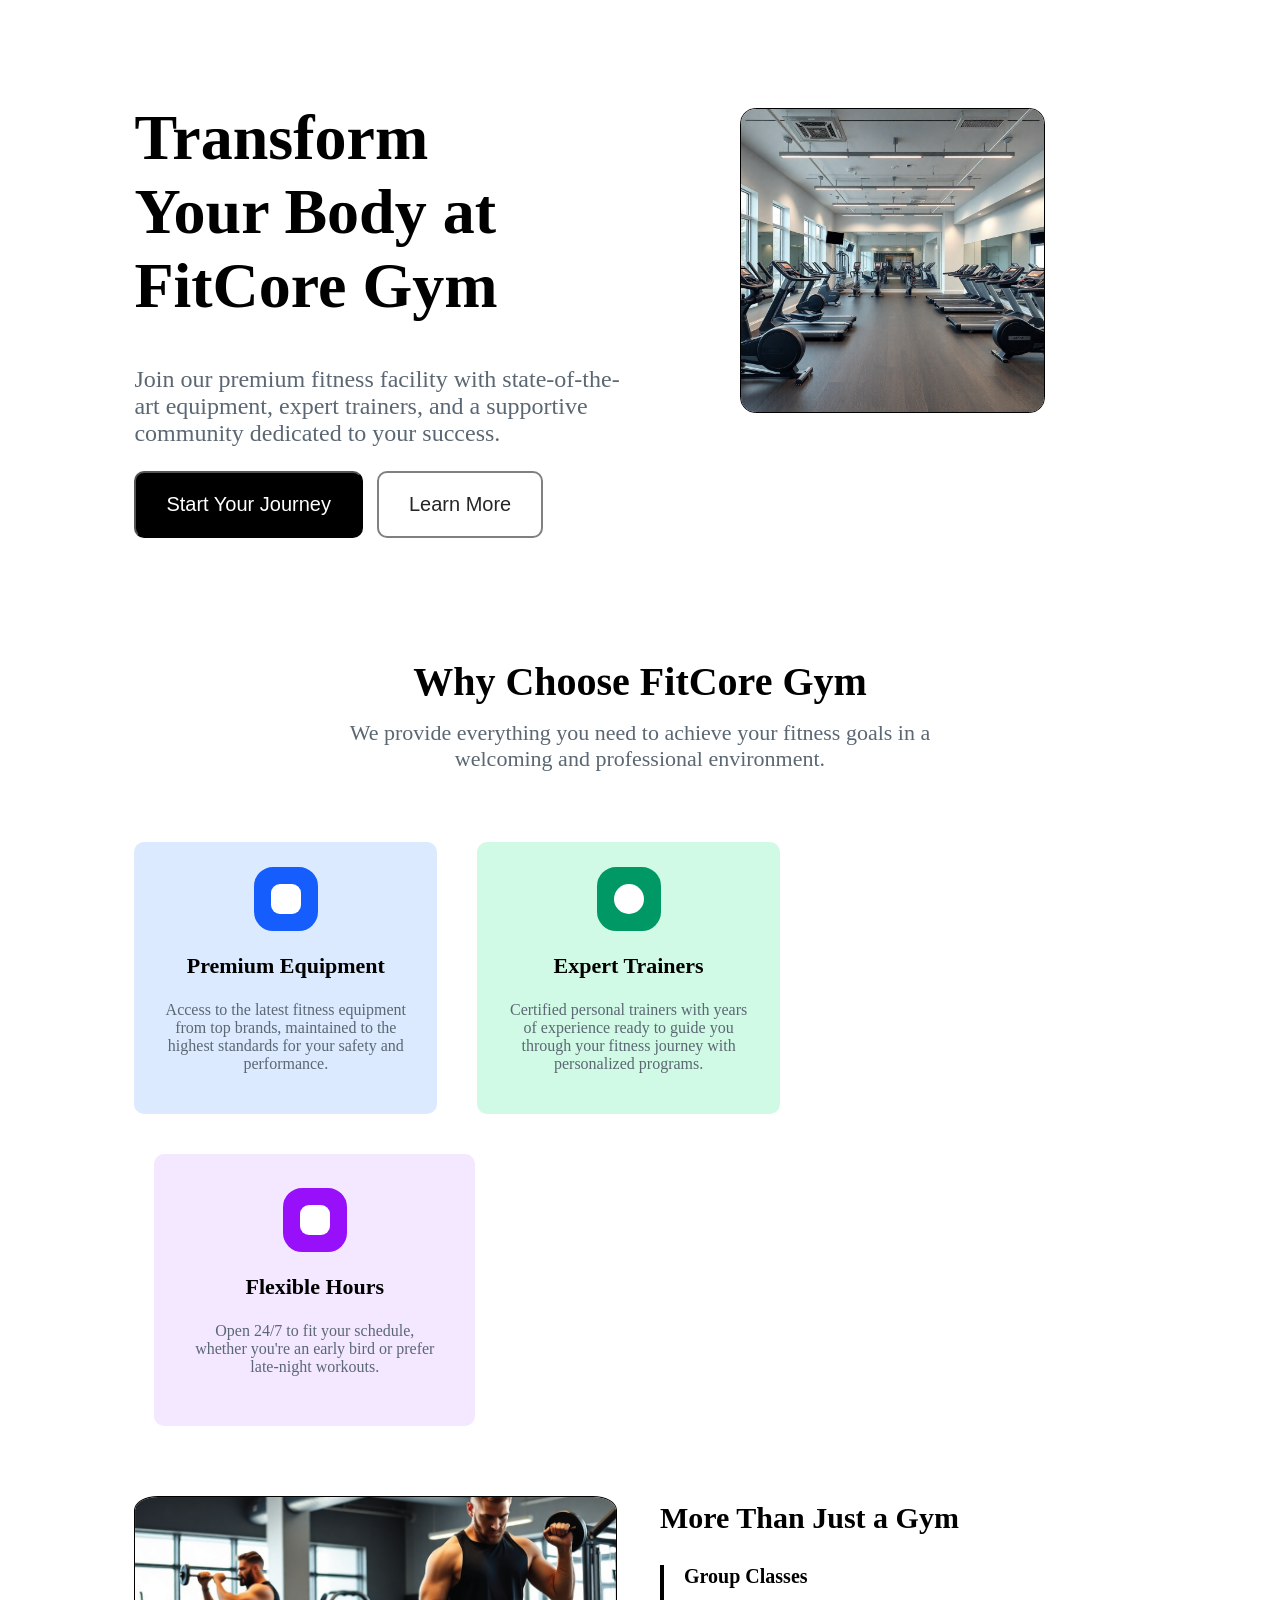
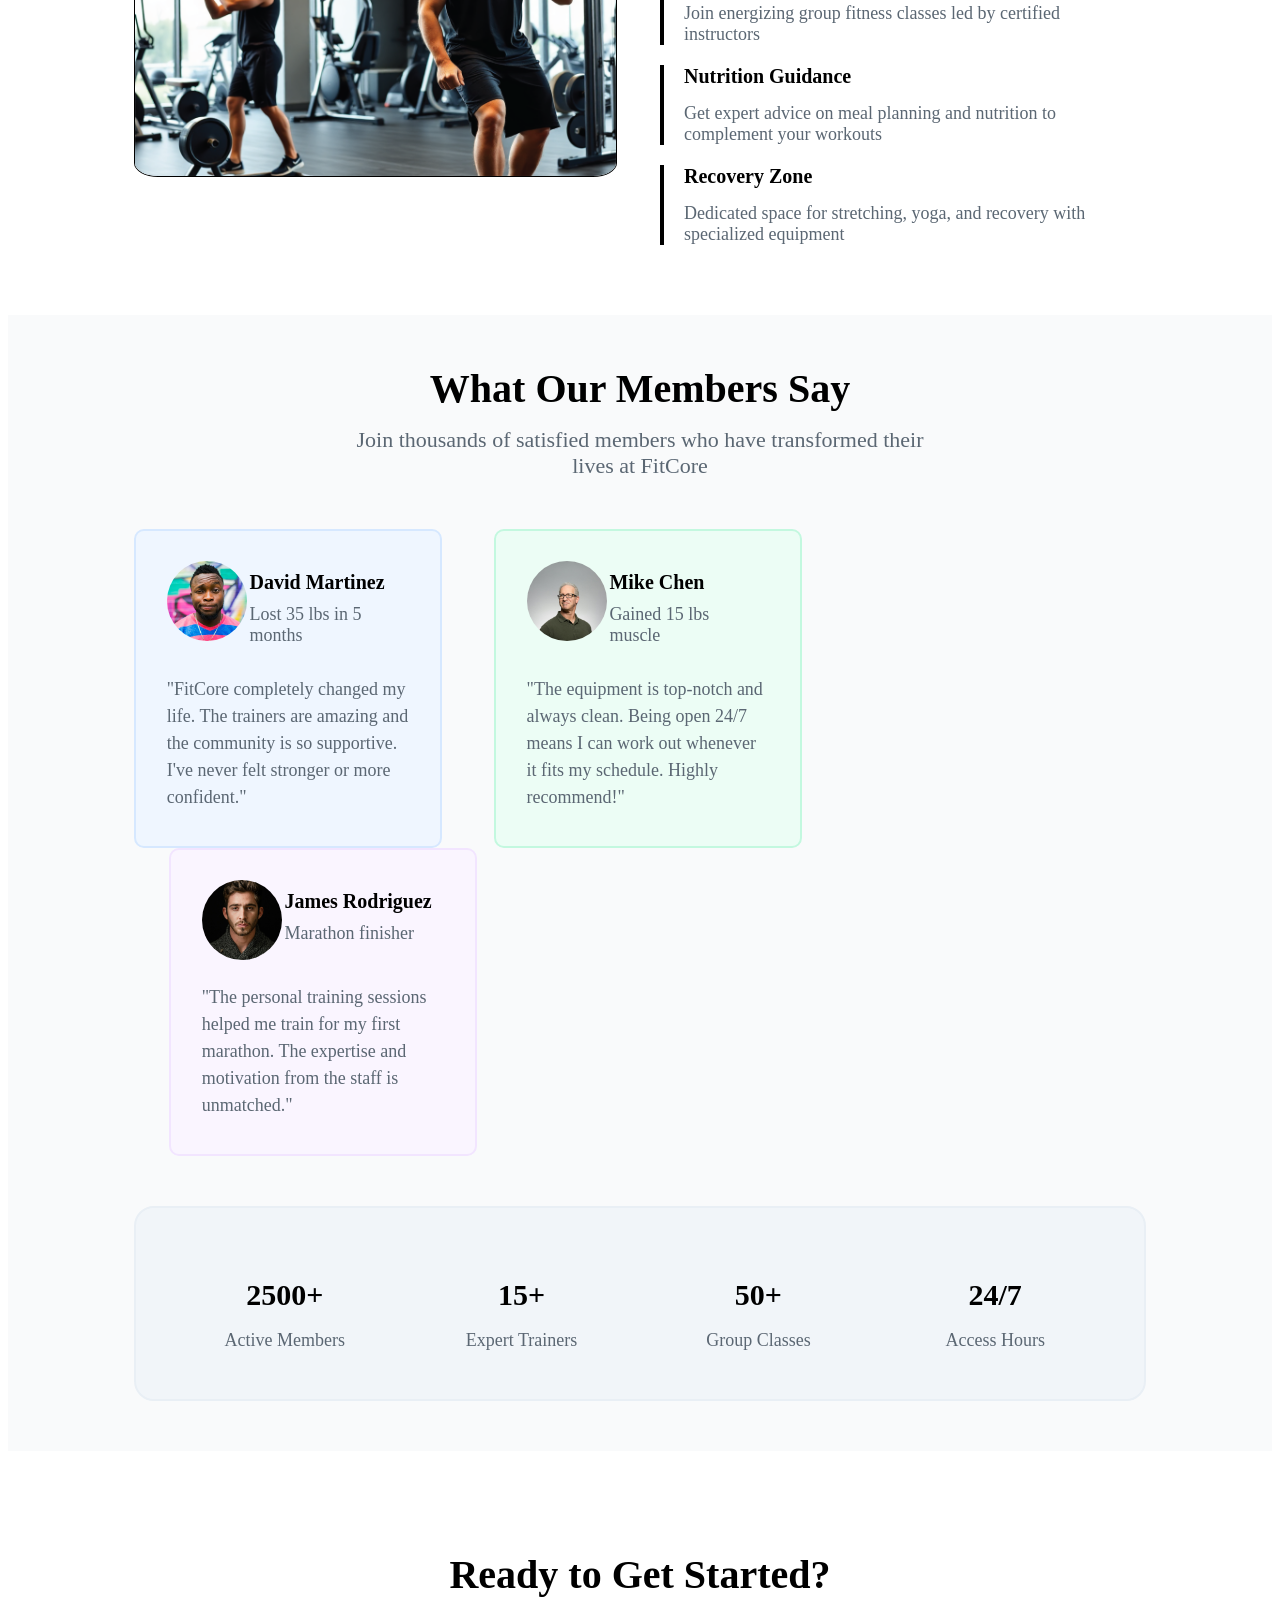
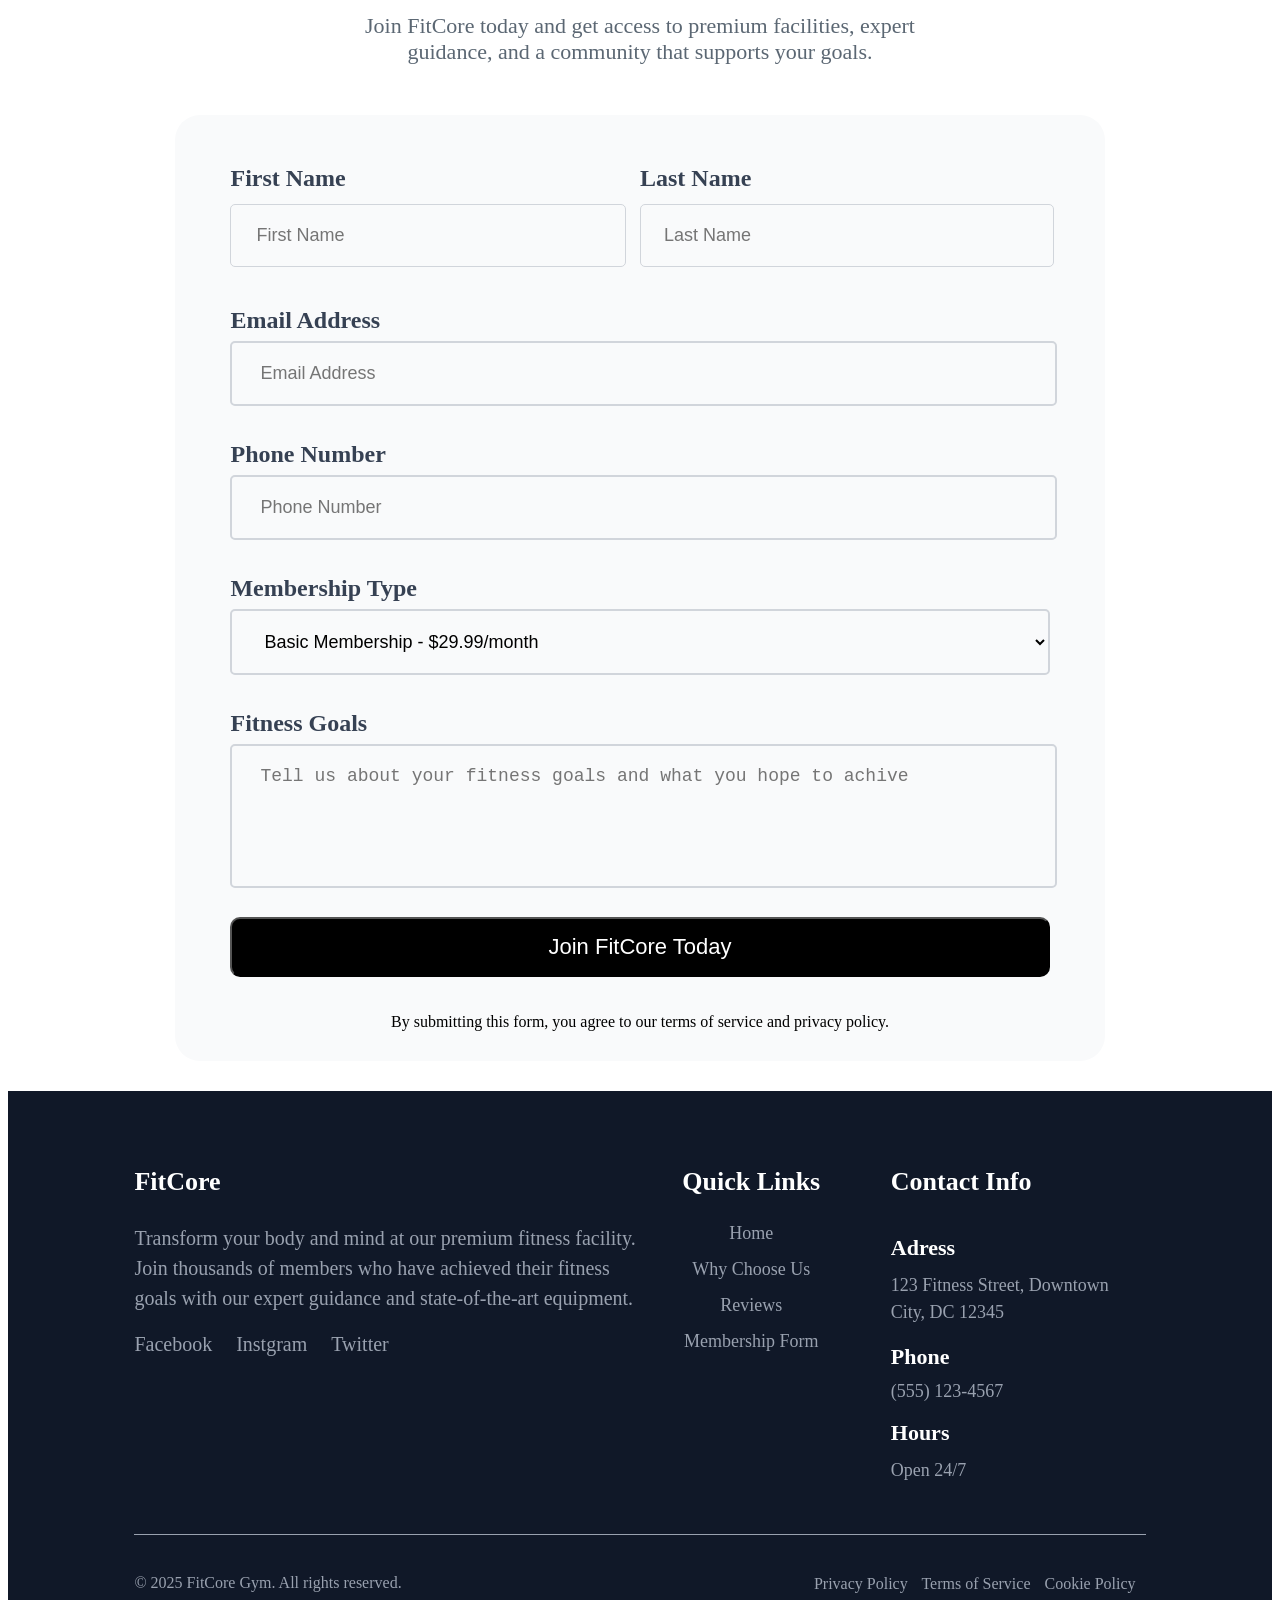
<file: index.html>
<!doctype html>
<html lang="en">
  <head>
    <meta charset="UTF-8" />
    <meta name="viewport" content="width=device-width, initial-scale=1.0" />
    <title>Core Gym</title>
    <link rel="stylesheet" href="style.css" />
  </head>
  <body>
    <div class="hero">
      <div class="height-100"></div>
      <div class="container">
        <div class="content-hero">
          <h1>Transform Your Body at FitCore Gym</h1>
          <p>
            Join our premium fitness facility with state-of-the-art equipment,
            expert trainers, and a supportive community dedicated to your
            success.
          </p>
          <div class="buttons-content-hero">
            <button class="btn-hero-black">Start Your Journey</button>
            <button class="btn-hero-white">Learn More</button>
          </div>
        </div>
        <div class="img-hero">
          <img src="images/imgi_1_hero-section-img.png" alt="FitCore Gym" />
        </div>
        <div class="clear-float"></div>
      </div>
    </div>
    <!-- About Us Section -->
    <div class="about-us">
      <div class="container">
        <div class="about-header">
          <h2>Why Choose FitCore Gym</h2>
          <p class="sub-title">
            We provide everything you need to achieve your fitness goals in a
            welcoming and professional environment.
          </p>
        </div>
        <!-- Why Class Section-Card not effective in page  -->
        <div class="section-card">
          <div class="card-about-us">
            <div class="blue-traingle">
              <div class="white-traingle"></div>
            </div>
            <h3>Premium Equipment</h3>
            <p>
              Access to the latest fitness equipment from top brands, maintained
              to the highest standards for your safety and performance.
            </p>
          </div>
          <div class="green-card-about-us">
            <div class="green-traingle">
              <div class="white-circle"></div>
            </div>
            <h3>Expert Trainers</h3>
            <p>
              Certified personal trainers with years of experience ready to
              guide you through your fitness journey with personalized programs.
            </p>
          </div>

          <div class="purple-card-about-us">
            <div class="Purple-traingle">
              <div class="white-traingle"></div>
            </div>
            <h3>Flexible Hours</h3>
            <p>
              Open 24/7 to fit your schedule, whether you're an early bird or
              prefer late-night workouts.
            </p>
          </div>
        </div>

        <div class="clear-float"></div>

        <div class="img-more-just-gym">
          <img src="images/imgi_2_why-choose-us.png" alt="why choose us" />
        </div>
        <div class="content-more-just-gym">
          <h3>More Than Just a Gym</h3>
          <div class="content-container">
            <h4>Group Classes</h4>
            <p>
              Join energizing group fitness classes led by certified instructors
            </p>
          </div>
          <div class="content-container">
            <h4>Nutrition Guidance</h4>
            <p>
              Get expert advice on meal planning and nutrition to complement
              your workouts
            </p>
          </div>
          <div class="content-container">
            <h4>Recovery Zone</h4>
            <p>
              Dedicated space for stretching, yoga, and recovery with
              specialized equipment
            </p>
          </div>
        </div>
        <div class="clear-float"></div>
      </div>
    </div>

    <!-- <div>
      <div class="traingle-test">
        <div class="traingle-test">
          <div class="traingle-test">
            <div class="traingle-test">
              <div class="traingle-test">
                <div class="traingle-test"></div>
              </div>
            </div>
          </div>
        </div>
      </div>
    </div> -->

    <!-- <div class="traingle-test1">
      <div class="traingle-test2"></div>
    </div> -->
    <!-- Our Members Section   -->
    <div class="our-members">
      <div class="container">
        <h2>What Our Members Say</h2>
        <p class="sub-title">
          Join thousands of satisfied members who have transformed their lives
          at FitCore
        </p>
        <div class="card-our-members-1">
          <div class="header-card-our-member">
            <div class="imag-container">
              <img src="images/imgi_3_avatar-1.jpg" alt="member 1" />
            </div>
            <div class="head-and-desc">
              <h4>David Martinez</h4>
              <p>Lost 35 lbs in 5 months</p>
            </div>
            <div class="clear-float"></div>
          </div>
          <p class="paragraph-card-our-member">
            "FitCore completely changed my life. The trainers are amazing and
            the community is so supportive. I've never felt stronger or more
            confident."
          </p>
        </div>
        <div class="card-our-members-2">
          <div class="header-card-our-member">
            <div class="imag-container">
              <img src="images/imgi_4_avatar-2.jpg" alt="member 2" />
            </div>
            <div class="head-and-desc">
              <h4>Mike Chen</h4>
              <p>Gained 15 lbs muscle</p>
            </div>
            <div class="clear-float"></div>
          </div>
          <p class="paragraph-card-our-member">
            "The equipment is top-notch and always clean. Being open 24/7 means
            I can work out whenever it fits my schedule. Highly recommend!"
          </p>
        </div>
        <div class="card-our-members-3">
          <div class="header-card-our-member">
            <div class="imag-container">
              <img src="images/imgi_5_avatar-3.jpg" alt="member 3" />
            </div>
            <div class="head-and-desc">
              <h4>James Rodriguez</h4>
              <p>Marathon finisher</p>
            </div>
            <div class="clear-float"></div>
          </div>
          <p class="paragraph-card-our-member">
            "The personal training sessions helped me train for my first
            marathon. The expertise and motivation from the staff is unmatched."
          </p>
        </div>
        <div class="clear-float"></div>
        <div class="counter-section">
          <div class="Active">
            <h4>2500+</h4>
            <p>Active Members</p>
          </div>
          <div class="Expert">
            <h4>15+</h4>
            <p>Expert Trainers</p>
          </div>
          <div class="Group">
            <h4>50+</h4>
            <p>Group Classes</p>
          </div>
          <div class="Access">
            <h4>24/7</h4>
            <p>Access Hours</p>
          </div>
          <div class="clear-float"></div>
        </div>
        <div class="clear-float"></div>
      </div>
    </div>

    <!-- Contact Us -->
    <div class="contact-us">
      <div class="container">
        <h2>Ready to Get Started?</h2>
        <p class="sub-title">
          Join FitCore today and get access to premium facilities, expert
          guidance, and a community that supports your goals.
        </p>

        <form action="">
          <div class="wrap-form-content">
            <div class="float-form-first-name">
              <label for="firstName">First Name</label>
              <input
                type="text"
                id="firstName"
                name="firstName"
                placeholder="First Name"
                required
              />
            </div>
            <div class="float-form-last-name">
              <label for="lastName">Last Name</label>
              <input
                type="text"
                id="lastName"
                name="lastName"
                placeholder="Last Name"
                required
              />
            </div>
            <div class="clear-float"></div>
            <div>
              <label for="email">Email Address</label>
              <input
                type="email"
                id="email"
                name="email"
                placeholder="Email Address"
                required
              />
            </div>
            <div>
              <label for="phone">Phone Number</label>
              <input
                type="phone"
                id="phone"
                name="phone"
                placeholder="Phone Number"
                required
              />
            </div>
            <div>
              <label for="email">Membership Type </label>
              <select name="membership" id="membership" required>
                <option value="basic">Basic Membership - $29.99/month</option>
                <option value="premium">
                  Premium Membership - $49.99/month
                </option>
                <option value="vip">VIP Membership - $79/year</option>
              </select>
            </div>
            <div>
              <label for="email">Fitness Goals</label>
              <textarea
                name="Fitness"
                id="Fitness"
                placeholder="Tell us about your fitness goals and what you hope to achive"
              ></textarea>
            </div>
            <div>
              <button>Join FitCore Today</button>
            </div>
            <p>
              By submitting this form, you agree to our terms of service and
              privacy policy.
            </p>
          </div>
        </form>
      </div>
    </div>
    <div class="footer">
      <div class="container">
        <div class="fitcore-footer">
          <h3>FitCore</h3>
          <p>
            Transform your body and mind at our premium fitness facility. Join
            thousands of members who have achieved their fitness goals with our
            expert guidance and state-of-the-art equipment.
          </p>
          <div class="links">
            <a href="#">Facebook</a>
            <a href="#">Instgram</a>
            <a href="#">Twitter</a>
          </div>
        </div>
        <div class="quick-links">
          <h3>Quick Links</h3>
          <a href="#">Home</a>
          <a href="#">Why Choose Us</a>
          <a href="#">Reviews</a>
          <a href="#">Membership Form</a>
        </div>
        <div class="contact-info">
          <div class="container">
            <h3>Contact Info</h3>
            <div class="adress">
              <h4>Adress</h4>
              <p>123 Fitness Street, Downtown City, DC 12345</p>
            </div>
            <h4>Phone</h4>
            <a href="tel:+5551234567">(555) 123-4567</a>
            <div class="adress">
              <h4>Hours</h4>
              <p>Open 24/7</p>
            </div>
          </div>
        </div>
        <div class="clear-float"></div>
        <div class="line"></div>
        <div class="reseved">
          <p>© 2025 FitCore Gym. All rights reserved.</p>
        </div>
        <div class="privacy-policy">
          <a href="#">Privacy Policy</a>
          <a href="#">Terms of Service </a>
          <a href="#">Cookie Policy</a>
        </div>
        <div class="clear-float"></div>
      </div>
    </div>
    <!-- <div class="contact-us">
      <div class="container">
        <h2>Ready to Get Started?</h2>
        <p class="sub-title">
          Join FitCore today and get access to premium facilities, expert
          guidance, and a community that supports your goals.
        </p>
        <div class="container">
          <form action="">
            <div class="name-form">
              <div class="wrap-input">
                <div class="first-name-form">
                  <label for="firstName">First Name</label>
                  <input
                    type="text"
                    id="firstName"
                    name="firstName"
                    placeholder="First Name"
                  />
                </div>
                <div class="last-name-form">
                  <label for="lastName">Last Name</label>
                  <input
                    type="text"
                    id="lastName"
                    name="lastName"
                    placeholder="Last Name"
                  />
                </div>
                <div class="clear-float"></div>
                <label for="email">Email Address</label>
                <input
                  type="email"
                  id="email"
                  name="email"
                  placeholder="Email Address"
                />

                <label for="phone">Phone Number</label>
                <input
                  type="text"
                  id="phone"
                  name="phone"
                  placeholder="(555) 123-4567"
                />
                <label for="membershipType">Membership Type</label>
                <select id="membershipType" name="membershipType">
                  <option value="basic">Basic Membership - $29.99/month</option>
                  <option value="premium">
                    Premium Membership - $49.99/month
                  </option>
                  <option value="vip">VIP Membership - $79/year</option>
                </select>
                <label for="fitnessGoals">Fitness Goals</label>
                <textarea
                  id="fitnessGoals"
                  name="fitnessGoals"
                  placeholder="Tell us about your fitness goals..."
                ></textarea>
              </div>
            </div>
          </form>
        </div>
      </div>
    </div> -->
  </body>
</html>
</file>
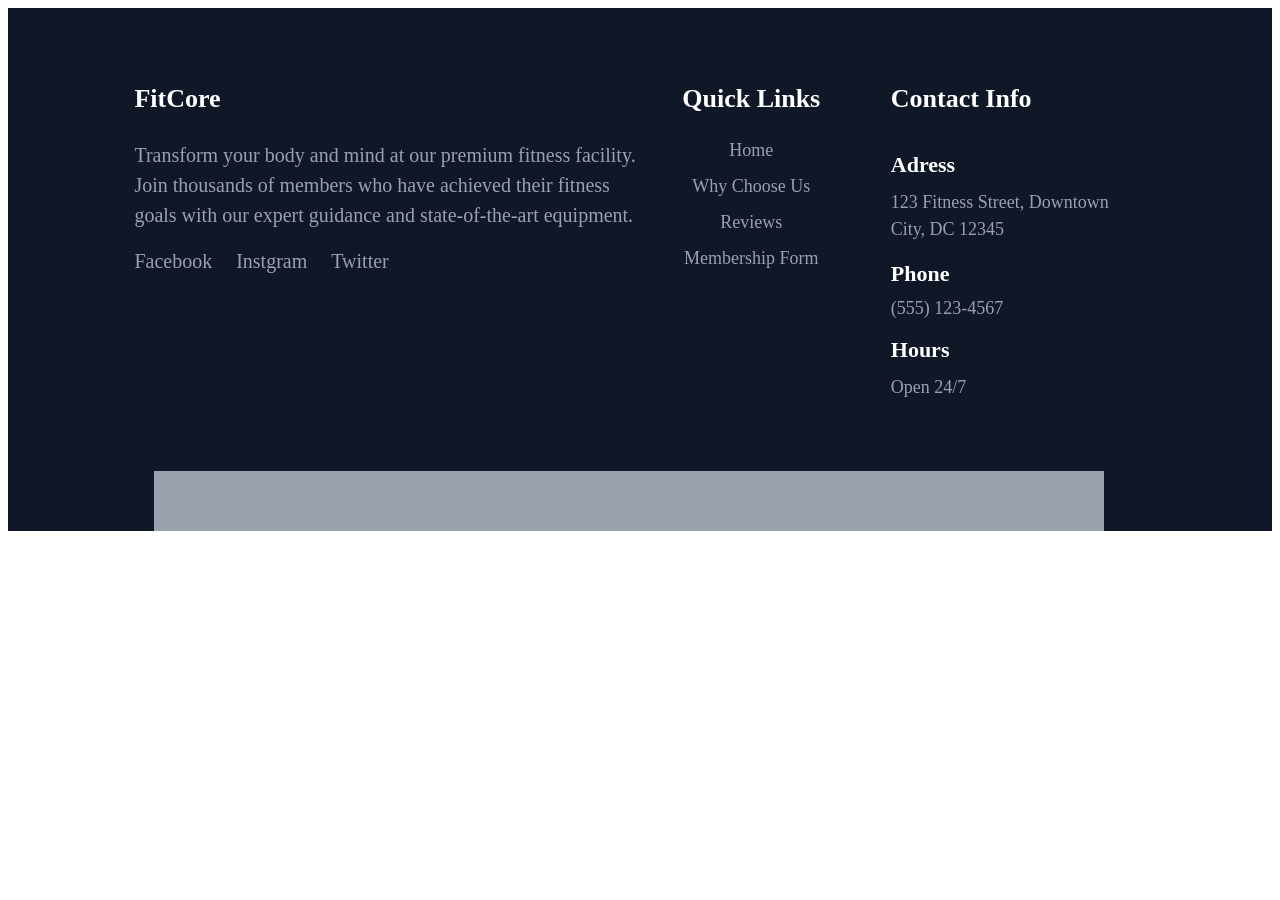
<file: footer.html>
<!doctype html>
<html lang="en">
  <head>
    <meta charset="UTF-8" />
    <meta name="viewport" content="width=device-width, initial-scale=1.0" />
    <title>Footer</title>
    <style>
      .clear-float {
        clear: both;
      }
      .container {
        width: 80%;
        margin: 0 auto;
      }
      /* Footer Section */
      .footer {
        background-color: #101828;
      }
      .footer h3 {
        color: white;
        text-align: start;
        font-size: 26px;
      }
      .footer p {
        color: #99a1af;
        font-size: 20px;
        line-height: 1.5;
      }
      .footer .links {
        margin-top: 15px;
      }
      .fitcore-footer .links a {
        color: #99a1af;
        font-size: 20px;
        padding: 5px 20px 5px 0;
        text-decoration: none;
      }
      .fitcore-footer {
        float: left;
        width: 50%;
        margin-top: 50px;
        /* background-color: red; */
      }
      .quick-links {
        float: left;
        width: 22%;
        margin: 50px 0 0 0;
      }
      .quick-links h3 {
        text-align: center;
      }
      .quick-links a {
        display: block;
        font-size: 18px;
        text-align: center;
        text-decoration: none;
        color: #99a1af;
        margin: 15px 5px 10px 5px;
      }
      .contact-info {
        float: left;
        width: 28%;
        margin: 50px auto;
        /* background-color: red; */
      }
      .contact-info h3 {
        font-size: 26px;
        padding-bottom: 2px;
        /* background-color: #9810FA; */
      }
      .contact-info h4 {
        font-size: 22px;
        /* background-color: #364153; */
        margin: 8px 0 1px 0;
        padding: 10px 0px;
        color: white;
      }
      /* .adress{
    background-color: #009966;
} */
      .contact-info p {
        margin: 0;
        padding: 0;
        font-size: 18px;
      }
      .contact-info a {
        text-decoration: none;
        font-size: 18px;
        color: #99a1af;
      }
      .line {
        width: 90%;
        height: 20px;
        background-color: #99a1af;
        margin: 20px;
        padding: 20px;
      }
    </style>
  </head>
  <body>
    <div class="footer">
      <div class="container">
        <div class="fitcore-footer">
          <h3>FitCore</h3>
          <p>
            Transform your body and mind at our premium fitness facility. Join
            thousands of members who have achieved their fitness goals with our
            expert guidance and state-of-the-art equipment.
          </p>
          <div class="links">
            <a href="#">Facebook</a>
            <a href="#">Instgram</a>
            <a href="#">Twitter</a>
          </div>
        </div>
        <div class="quick-links">
          <h3>Quick Links</h3>
          <a href="#">Home</a>
          <a href="#">Why Choose Us</a>
          <a href="#">Reviews</a>
          <a href="#">Membership Form</a>
        </div>
        <div class="contact-info">
          <div class="container">
            <h3>Contact Info</h3>
            <div class="adress">
              <h4>Adress</h4>
              <p>123 Fitness Street, Downtown City, DC 12345</p>
            </div>
            <h4>Phone</h4>
            <a href="tel:+5551234567">(555) 123-4567</a>
            <div class="adress">
              <h4>Hours</h4>
              <p>Open 24/7</p>
            </div>
          </div>
        </div>
        <div class="clear-float"></div>
        <div class="line"></div>
      </div>
    </div>
  </body>
</html>
</file>
<file: style.css>
.container{
    width: 80%;
    margin: 0 auto;
    
}
 h2{
    text-align: center;
    font-size: 40px;
    font-weight: 900;
    padding-top: 50px;
    margin-bottom: 15px;
}
.sub-title{
    text-align: center;
    font-size: 22px;
    color: #5B6773;
    width: 60%;
    margin: 10px auto 50px auto;
    
}
.hero{
    margin-bottom: 50px;
}
.clear-float{
    clear: both;
}
.height-100{
    height: 50px;
}
.content-hero h1{
    font-size: 64px;
    font-weight: 900;
    width: 80%;
}
.content-hero{
    width: 50%;
    float: left;
    /* background-color: blue; */
}
.content-hero h1{
    font-weight: bold;
}
.content-hero p{
    font-size: 24px;
    color: #5B6773;
    
    padding: 0;
}
.img-hero{
    width: 50%;
    float: left;
    height: 500px; 
    text-align: center;

}
img{
    width: 60%;
    margin: 50px auto;
    border-radius: 5%;
    border: black solid 1px;
}
.btn-hero-black{
    padding: 20px 30px;
    margin: 0 5px 0 0;
    font-size: 20px;
   background-color: black;
   color: white;
   border-radius: 10px;
}
.btn-hero-white{
    background-color: white;
    color: rgb(38, 38, 38);
    font-size: 20px;
    border: 2px solid gray;
    padding: 20px 30px;
    border-radius: 10px;
    margin: 0 0 0 5px;
}

.about-us{
     margin-top: 50px;
}
.about-header{
    text-align: center;
}
.about-header h2{
    font-size: 40px;
    font-weight: 900;
}

/* .section-card{
    background-color: red;
} */
.section-card h3{
    font-size: 22px;
}
.card-about-us{
    background-color: #DBEAFE;
    width: 25%;
    padding: 25px;
    text-align: center;
    border-radius: 10px;
    float: left;
    margin: 20px 20px 20px 0;
}
 .green-card-about-us{
    background-color: #D0FAE5;
    width: 25%;
    padding: 25px;
    text-align: center;
    border-radius: 10px;
    float: left;
    margin: 20px;
}
 .blue-traingle{
    background-color: #155DFC;
    width: 30px;
    height: 30px;
    margin: auto;
    border:17px #155DFC solid ;
    border-radius: 30%;
}
.green-traingle{
 background-color: #009966;
    width: 30px;
    height: 30px;
    margin: auto;
    border:17px #009966 solid ;
    border-radius: 30%;
}
.purple-card-about-us{
   background-color: #F3E8FF;
    width: 25%;
    padding: 34px;
    text-align: center;
    border-radius: 10px;
    float: left;
    margin: 20px;
}
.Purple-traingle{
    background-color: #9810FA;
    width: 30px;
    height: 30px;
    margin: auto;
    border:17px #9810FA solid ;
    border-radius: 30%;
}
.white-traingle{
   background-color: white;
    width: 30px;
    height: 30px;
    border-radius: 30%; 
}
.white-circle{
   background-color: white;
    width: 30px;
    height: 30px;
    border-radius: 50%; 
}
.section-card p{
        color: #5B6773;
}
/*
.white-traingle{
    
    background-color: white;
    height: 25px;
}

.center{
    width: 100%;
} */

.traingle-test{
    padding: 1px;
    background-color: white;
    width: 50px;
    height: 50px;
    margin: auto;
    border:3px #155DFC solid ;
    border-radius: 30%;
}
.traingle-test1{
   
    background-color: #155DFC;
    width: 50px;
    height: 50px;
    border:20px #155DFC solid ;
    margin: auto;
    border-radius: 20%;
}
.traingle-test2{
    
    background-color: rgb(122, 15, 15);
    width: 50px;
    height: 50px;
    border:1px #155DFC solid ;
    border-radius: 30%;
}

/* Why Choose Us Section */
.img-more-just-gym{
    float: left;
    width: 50%;
    /* background-color: blue; */
}
.img-more-just-gym img{
   width: 95%;
}
.content-more-just-gym{
    margin: 25px 0 0 20px;
    float: left;
    width: 45%;
    /* background-color: red; */
}
.content-more-just-gym h3{
    font-size: 30px;
    font-weight: 900;
}
.content-container{
    padding-left: 20px;
    border-left: 4px solid black;
     margin: 20px 0;
}
.content-container h4{
    font-size: 20px;
    font-weight: 900;
    margin: 0;
    padding: 0;
}
.content-container p{
    font-size: 18px;
    color: #5B6773;
    margin: 15px 0;
    /* padding: 0; */
}


/* What Our Members Say  */
.our-members{
    margin: 50px 0;
    background-color: #F9FAFB;
}

.paragr-Join-our-members{
   margin: 10px 0 50px 0;
    font-size: 22px;
    color: #5B6773;
    text-align: center;

}
.card-our-members-1{
   width: 30%;
   margin: 0 35px 0 0;
    float: left;
    background-color: #EFF6FF;
    border: #D6E8FF 2px solid;
    border-radius: 10px;
   
}
.card-our-members-2{
   width: 30%;
   margin: 0 17.5px;
    float: left;
    background-color: #ECFDF5;
     border: 2px solid #C3F8DF;
     border-radius: 10px;
}
.card-our-members-3{
    width: 30%;
    margin: 0 0 0 35px;
    float: left;
    background-color: #FAF5FF;
    border: #F2E5FF 2px solid;
    border-radius: 10px;
}
.header-card-our-member{
    /* background-color: red; */
    width: 80%;
    margin: auto;
    padding: 30px 20px 0 20px;
}
.head-and-desc h4{
    font-size: 20px;
    font-weight: 900;
    margin: 10px;
    
    /* background-color: tomato; */
}
.head-and-desc p{
    font-size: 18px;
    color: #5B6773;
    margin:10px;
}
.paragraph-card-our-member{
    width: 80%;
    font-size: 18px;
    color: #5B6773;
    margin: 20px auto;
    margin-bottom: 35px;
    line-height: 1.5;
}
/* .header-card-our-member p{
   background-color: red;
} */
.our-members img{
    border-radius: 50%;
    width: 80px;
    margin: 0;
     border: black solid 0px;
}
.head-and-desc{
    width: 70%;
    float: left;
    /* background-color: chocolate; */
}
.imag-container{
    width: 30%;
    float: left;
    
    /* background-color: blue; */
}

/* Counter Section */
.counter-section{
    margin: 50px 0;
    padding: 30px;
    background-color: #F1F5F9;
    border-radius: 20px;
    border: #E9EFF5 2px solid;
}
.Active , .Expert , .Group , .Access{
    width: 25%;
    float: left;
    text-align: center;
}
.counter-section h4{
    font-size: 30px;
    font-weight: 900;
    margin-bottom: 0;
}
.counter-section p{
    font-size: 18px;
    color: #5B6773;
}

/* Ready to Get Started Section */

form{
    width: 90%;
    margin: 0 auto;
    padding:20px 10px;
    background-color: #F9FAFB;
    border-radius: 25px;
}
input , select , textarea{
    width: 97%;
    padding: 20px 0 20px 28px;
     margin: 5px auto;
    border-radius: 5px;
    border: 2px solid #D1D5DB;
    background-color: #F9FAFB;
    font-size: 18px;
}
input::after , textarea::after{
    border: 2px solid black;
}
select{
    width: 100%;
}
textarea{
    resize: none;
    height: 100px;
}
form button{
    margin: 20px auto;
width: 100%;
padding: 15px 10px;
background-color: #000000;
color: white;
font-size: 22px;
border-radius: 10px;
}
form option{
    padding: 30px;
}
.wrap-form-content{
    width: 90%;
    margin: 0 auto;
    /* background-color: red; */
    
}
.float-form-first-name{
    /* background-color: blue; */
    float: left;
    width: 50%;
}

.float-form-last-name{
    /* background-color: green; */
    float: left;
    width: 50%;
}
.float-form-first-name input{
    width: 90%;
    padding: 20px 0 20px 25px;
     margin: 10px auto;
    border-radius: 5px;
    border: 1px solid #D1D5DB;
    background-color: #F9FAFB;
    font-size: 18px;
}
.float-form-last-name input{
    width: 95%;
    padding: 20px 0 20px 23px;
     margin: 10px auto;
    border-radius: 5px;
    border: 1px solid #D1D5DB;
    background-color: #F9FAFB;
    font-size: 18px;
   
}
label{
    font-size: 24px;
    color: #364153;
    font-weight: 900;
    padding: 20px 0 2px 0;
    display: block;
    margin-top: 10px;
    /* background-color: #9810FA; */
}
form p{
    text-align: center;
   margin-bottom: 10px;
}
.contact-us{
    margin-bottom: 30px;
}

/* form{
    width: 90%;
    margin: 20px auto;
    padding: 20px ;
    background-color: #F9FAFB;
    border-radius: 30px;
}
input , select , textarea {
    width: 95%;
padding: 10px 0 10px 25px;
     margin: 10px auto;
    border-radius: 5px;
    border: 1px solid #D1D5DB;
    display: block;
    background-color: #F9FAFB;
    font-size: 18px;
}
select{
padding: 10px 10px 10px 25px;
}


label{
    width: 95%;
    font-size: 22px;
    color: #364153;
    font-weight: 900;
    padding: 10px 0;
    margin: 10px auto;
    display: block;
}


.first-name-form{
    padding-left: 10px;
    width: 49%;
    float: left;
}
.last-name-form{
    width: 49%;
    float: left;
    
} */


/* Footer Section */
.footer{
    background-color: #101828;
    
}
.footer h3 {
color: white;
text-align: start;
    font-size: 26px;
}
.footer p{
    color: #99A1AF;
    font-size: 20px;
    line-height: 1.5;
}
.footer .links{
    margin-top: 15px  ;
}
.fitcore-footer .links a{
   color: #99A1AF;
    font-size: 20px;
    padding: 5px 20px 5px 0;
    text-decoration: none;
    
}
.fitcore-footer{
    float: left;
    width: 50%;
    margin-top:50px ;
    /* background-color: red; */
}
.quick-links{
    float: left;
    width: 22%;
    margin:50px 0 0 0 ;
}
.quick-links h3{
    text-align: center;
}
.quick-links a{
   display: block;
   font-size: 18px;
    text-align: center;
    text-decoration: none;
    color:  #99A1AF;;
    margin: 15px 5px 10px 5px;
}
.contact-info{
    float: left; 
    width: 28%;
     margin:50px auto ;
    /* background-color: red; */
}
.contact-info h3{
    font-size: 26px;
    padding-bottom: 2px;
    /* background-color: #9810FA; */
}
.contact-info h4{
    font-size: 22px;
    /* background-color: #364153; */
    margin: 8px 0 1px 0;
    padding: 10px 0px;
    color: white;
}
/* .adress{
    background-color: #009966;
} */
.contact-info p{
    margin: 0;
    padding: 0;
    font-size: 18px;
}
.contact-info a{
    text-decoration: none;
        font-size: 18px;
    color: #99A1AF;
}
.line{
    width: 100%;
    height: 1px;
    background-color: #99A1AF;
    margin-bottom: 20px;
}
.reseved{
    float: left;
    width: 50%;
}
.reseved p{
    font-size: 16px;
}
.privacy-policy{
    margin-top: 20px;
    float: right;
}
.privacy-policy a{
    color: #99A1AF;
    text-decoration: none;
    margin-right: 10px;
}
</file>
